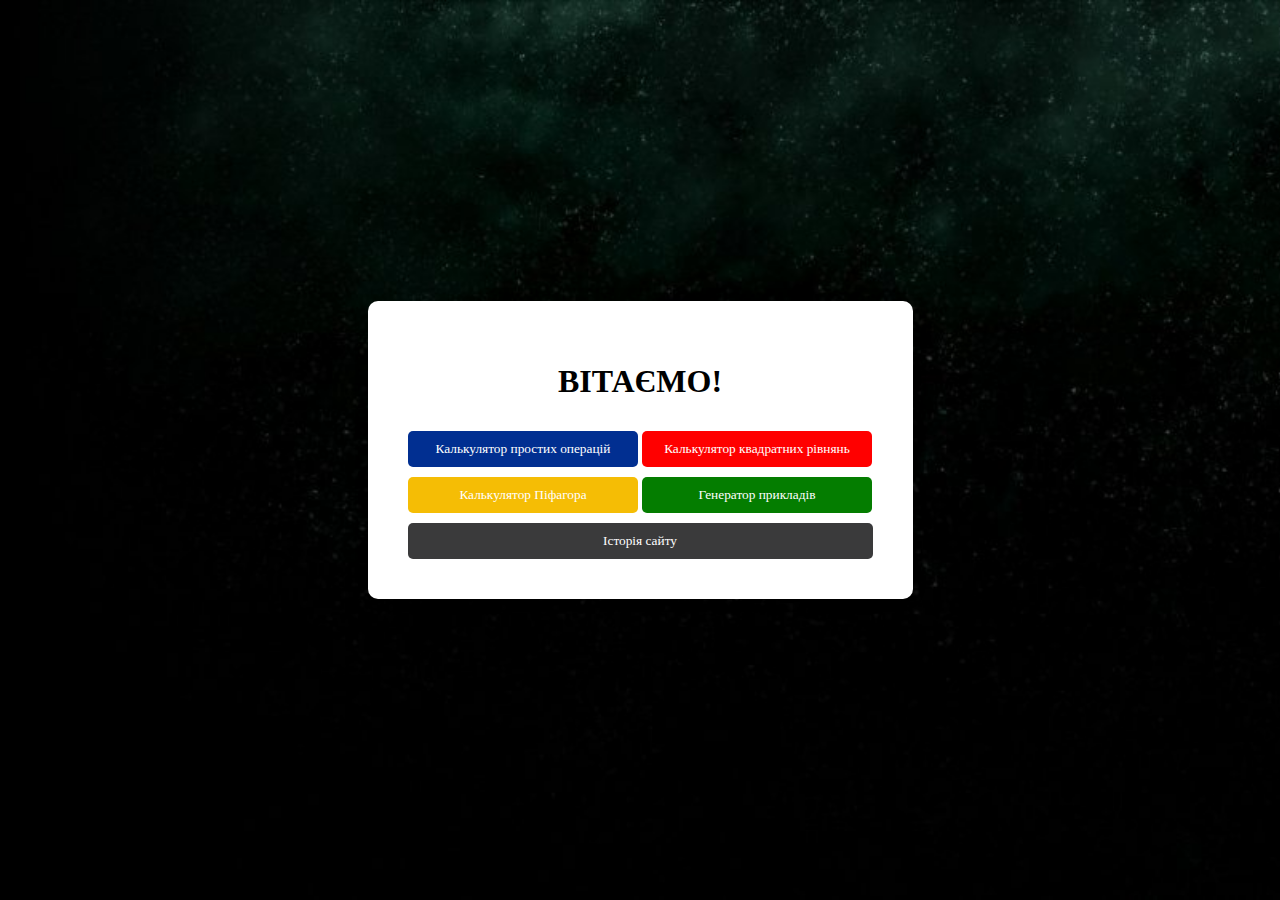
<file: Сайтик Математика/index.html>
<!DOCTYPE html>
<html lang="en">

<head>
  <meta charset="UTF-8">
  <meta name="viewport" content="width=device-width, initial-scale=1.0">
  <link rel="stylesheet" href="style.css">
  <title>Сайтик Математика</title>
</head>

<body>
  <div class="container">
    <h1><font color="black">ВІТАЄМО!</font></h1>
    <button class="button_1" onclick="window.location.href='./Калькулятор простих операцій/index.html' "style="font-family: URW Chancery L, cursive; width: 230px">Калькулятор простих операцій</button>
    <button class="button_2" onclick="window.location.href='./Калькулятор квадратних рівнянь/index.html' "style="font-family: URW Chancery L, cursive; width: 230px">Калькулятор квадратних рівнянь</button>
    <br>
    <button class="button_3" onclick="window.location.href='./Калькулятор Піфагора/index.html' "style="font-family: URW Chancery L, cursive; width: 230px">Калькулятор Піфагора</button>
    <button class="button_4" onclick="window.location.href='./Генератор прикладів/index.html' "style="font-family: URW Chancery L, cursive; width: 230px">Генератор прикладів</button>
    <br>
    <button class="button_5" onclick="window.location.href='./Історія сайту/index.html' "style="font-family: URW Chancery L, cursive; width: 465px">Історія сайту</button>
  </div>
</body>

</html>
</file>
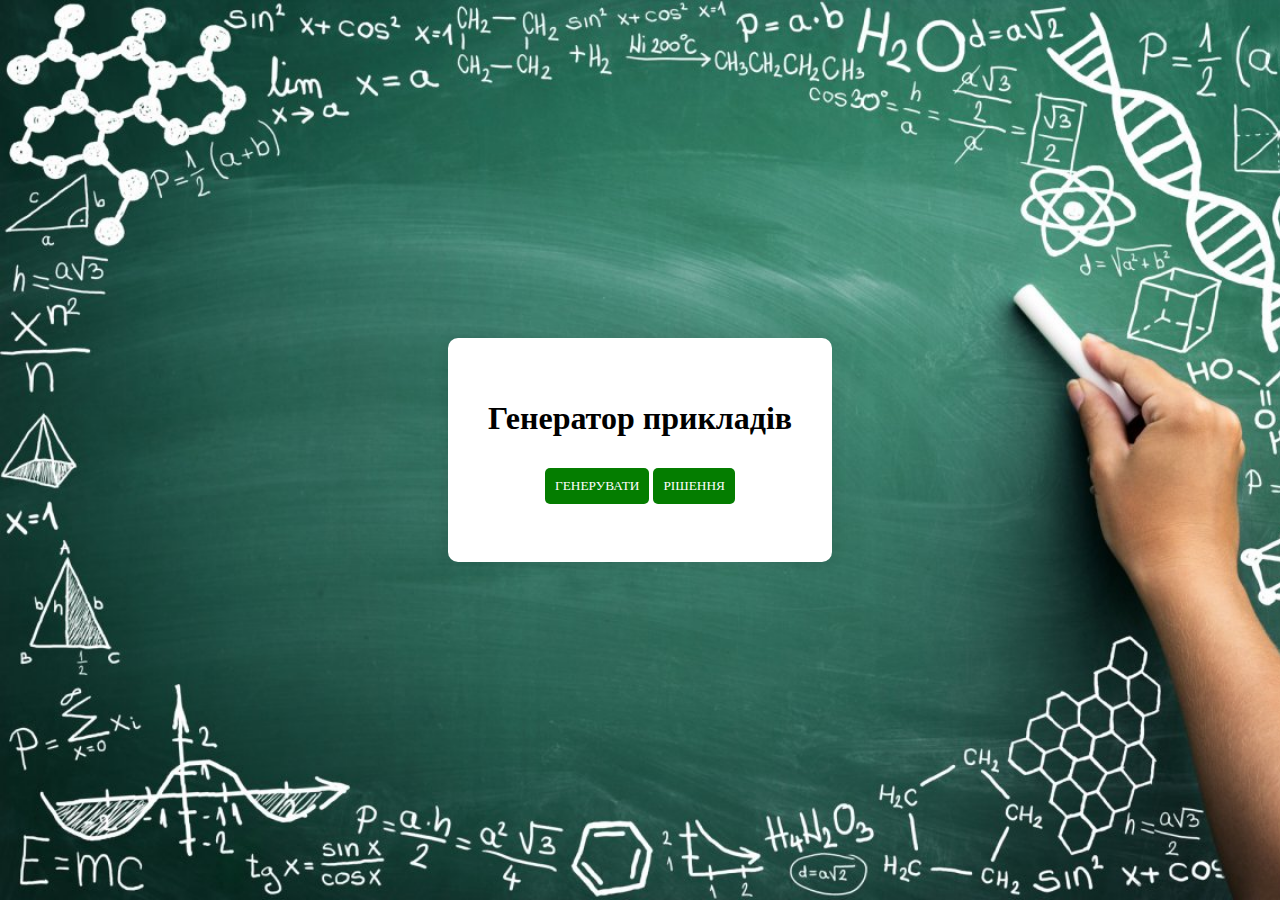
<file: Сайтик Математика/Генератор прикладів/index.html>
<!DOCTYPE html>
<html lang="en">
	<head>
		<meta charset="UTF-8" />
		<meta name="viewport" content="width=device-width, initial-scale=1.0" />
		<link rel="stylesheet" href="style.css" />
		<title>Генератор прикладів</title>
	</head>

	<body>
		<div class="container">
			<h1>Генератор прикладів</h1>
			<button onclick="generate()" style="font-family: URW Chancery L, cursive">
				ГЕНЕРУВАТИ
			</button>
			<button onclick="solution()" style="font-family: URW Chancery L, cursive">
				РІШЕННЯ
			</button>
			<br /><br />
			<div id="problem"></div>
			<div id="result"></div>
		</div>
	</body>

	<script src="main.js"></script>
	<script src="../back.js"></script>
</html>
</file>
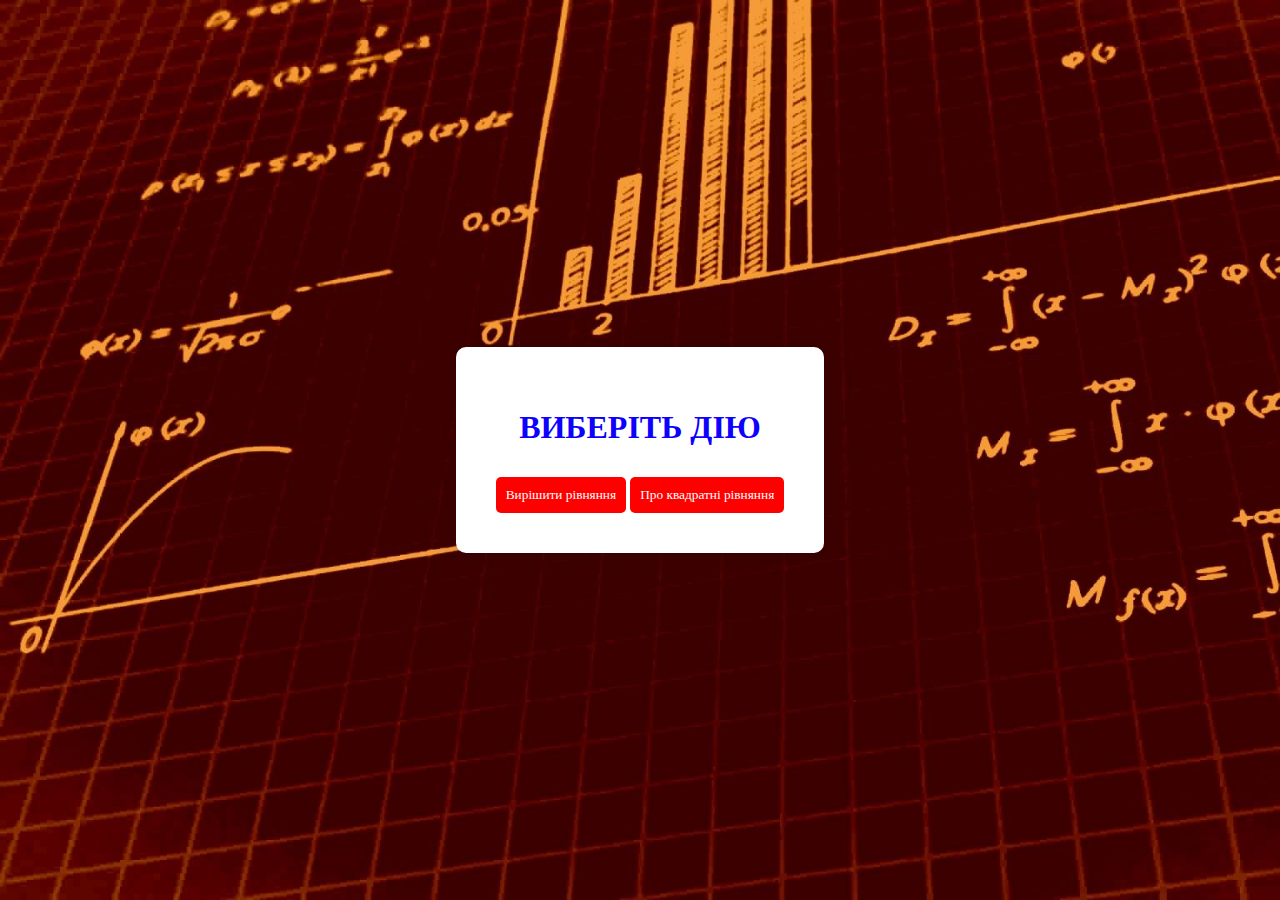
<file: Сайтик Математика/Калькулятор квадратних рівнянь/index.html>
<!DOCTYPE html>
<html lang="en">

<head>
  <meta charset="UTF-8">
  <meta name="viewport" content="width=device-width, initial-scale=1.0">
  <link rel="stylesheet" href="style.css">
  <title>Калькулятор квадратних рівнянь</title>
</head>

<body>
  <div class="container">
    <h1><font color="#0d00ff">ВИБЕРІТЬ ДІЮ</font></h1>
    <button onclick="window.location.href='equation.html'"style="font-family: URW Chancery L, cursive">Вирішити рівняння</button>
    <button onclick="window.location.href='info.html' "style="font-family: URW Chancery L, cursive;">Про квадратні рівняння</button>
  </div>
</body>

<script src="../back.js"></script>

</html>
</file>
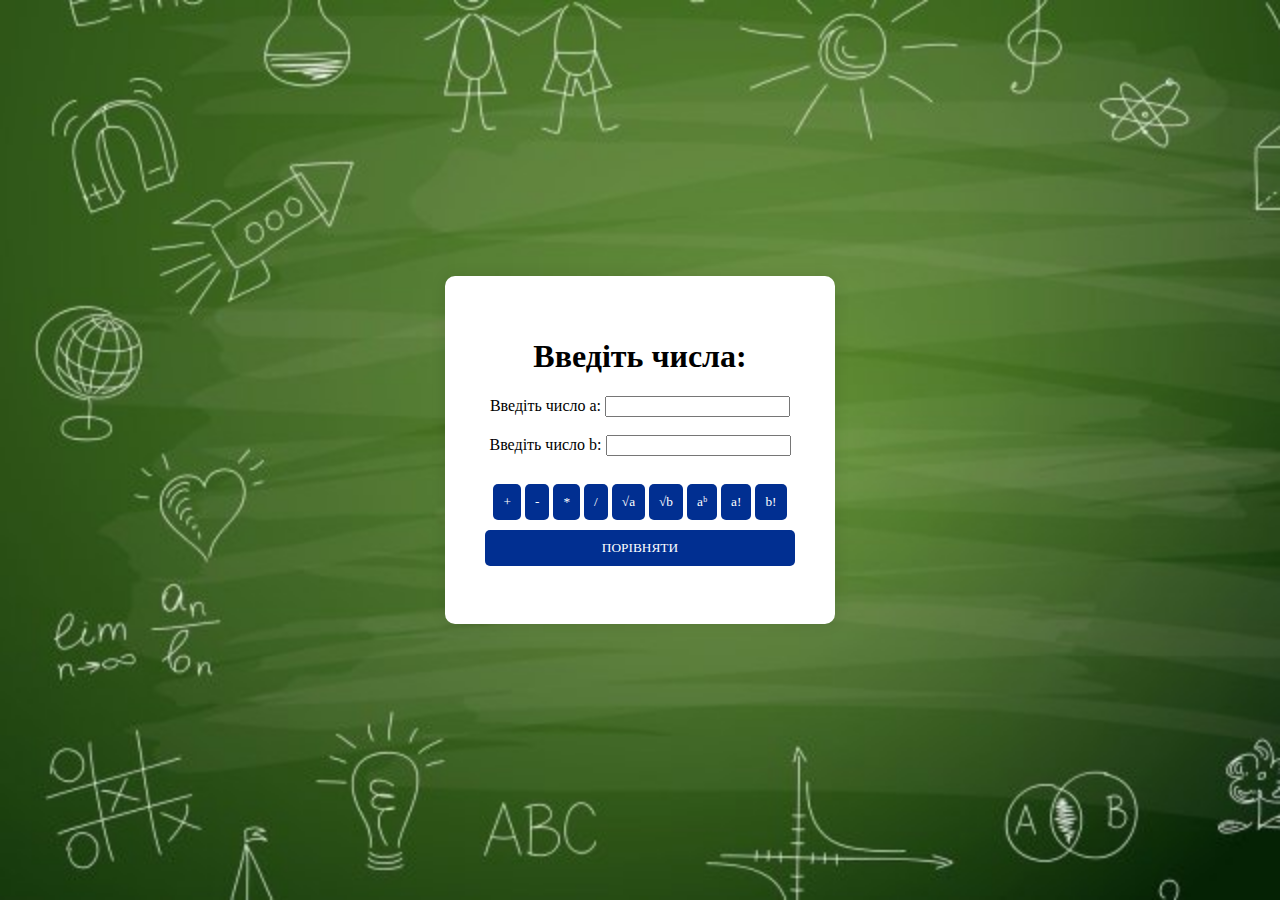
<file: Сайтик Математика/Калькулятор простих операцій/index.html>
<!DOCTYPE html>
<html lang="en">

<head>
  <meta charset="UTF-8">
  <meta name="viewport" content="width=device-width, initial-scale=1.0">
  <link rel="stylesheet" href="style.css">
  <title>Калькулятор простих операцій</title>
</head>

<body>
  <div class="container">
    <h1>Введіть числа:</h1>
      <label for="a">Введіть число а:</label>
      <input type="text" id="a">
      <br><br>
      <label for="b">Введіть число b:</label>
      <input type="text" id="b">
      <br><br>
      <button type="button" onclick="calculate_plus()" style="font-family: URW Chancery L, cursive">+</button>
      <button type="button" onclick="calculate_minus()" style="font-family: URW Chancery L, cursive">-</button>
      <button type="button" onclick="calculate_multiplication()" style="font-family: URW Chancery L, cursive">*</button>
      <button type="button" onclick="calculate_division()" style="font-family: URW Chancery L, cursive">/</button>
      <button type="button" onclick="calculate_root_a()" style="font-family: URW Chancery L, cursive">√a</button>
      <button type="button" onclick="calculate_root_b()" style="font-family: URW Chancery L, cursive">√b</button>
      <button type="button" onclick="calculate_degree()" style="font-family: URW Chancery L, cursive">aᵇ</button>
      <button type="button" onclick="calculate_factorial_a()" style="font-family: URW Chancery L, cursive">a!</button>
      <button type="button" onclick="calculate_factorial_b()" style="font-family: URW Chancery L, cursive">b!</button>
      <br>
      <button type="button" onclick="compare()" style="font-family: URW Chancery L, cursive; width: 310px">ПОРІВНЯТИ</button>
      <br><br>
    <div id="result"></div>
  </div>
</body>

<script src="main.js"></script>
<script src="../back.js"></script>

</html>
</file>
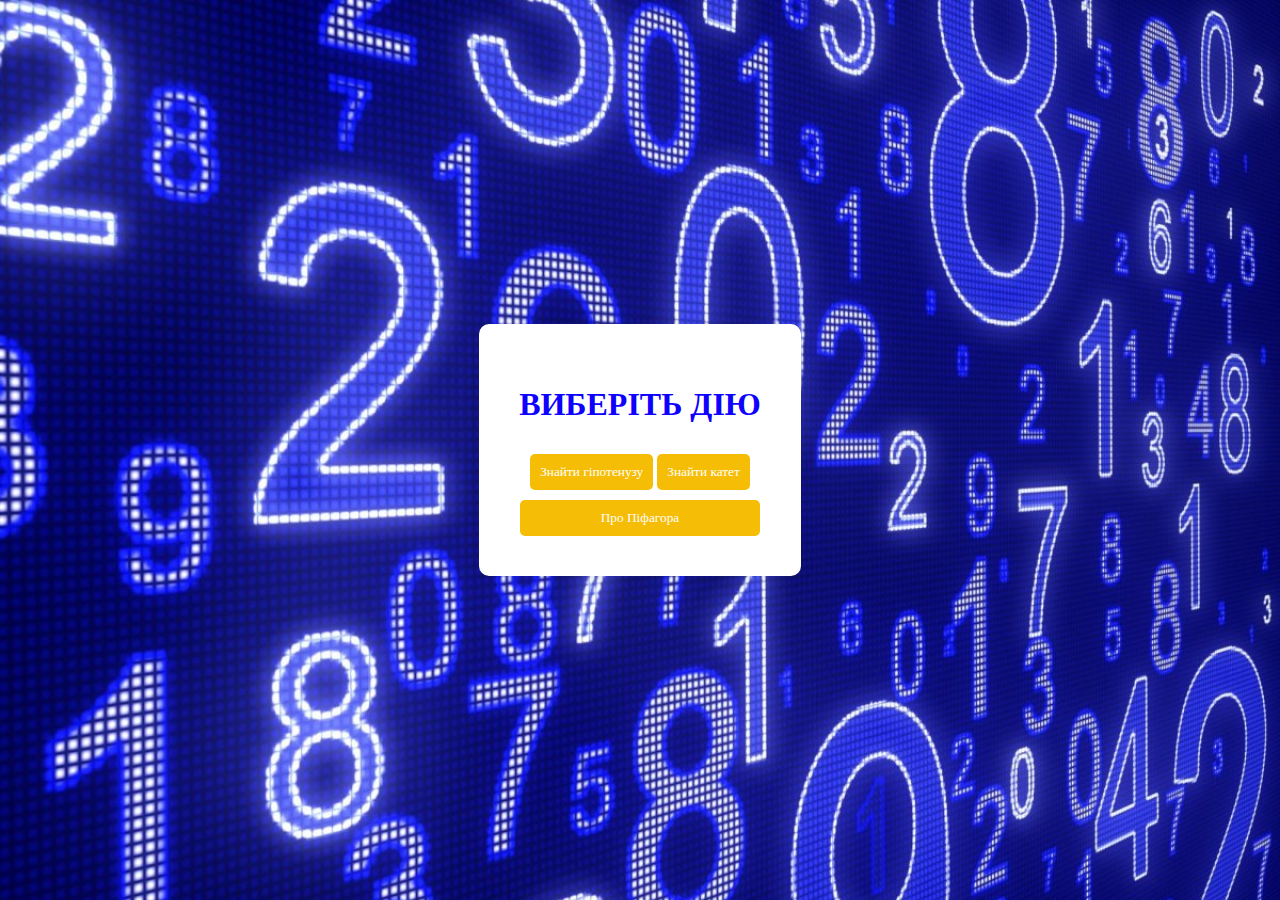
<file: Сайтик Математика/Калькулятор Піфагора/index.html>
<!DOCTYPE html>
<html lang="en">

<head>
  <meta charset="UTF-8">
  <meta name="viewport" content="width=device-width, initial-scale=1.0">
  <link rel="stylesheet" href="style.css">
  <title>Калькулятор Піфагора</title>
</head>

<body>
  <div class="container">
    <h1><font color="#0d00ff">ВИБЕРІТЬ ДІЮ</font></h1>
    <button onclick="window.location.href='hypotenuse.html'"style="font-family: URW Chancery L, cursive">Знайти гіпотенузу</button>
    <button onclick="window.location.href='cathetus.html' "style="font-family: URW Chancery L, cursive">Знайти катет</button>
    <br>
    <button onclick="window.location.href='info.html' "style="font-family: URW Chancery L, cursive; width: 240px">Про Піфагора</button>
  </div>
</body>

<script src="../back.js"></script>

</html>
</file>
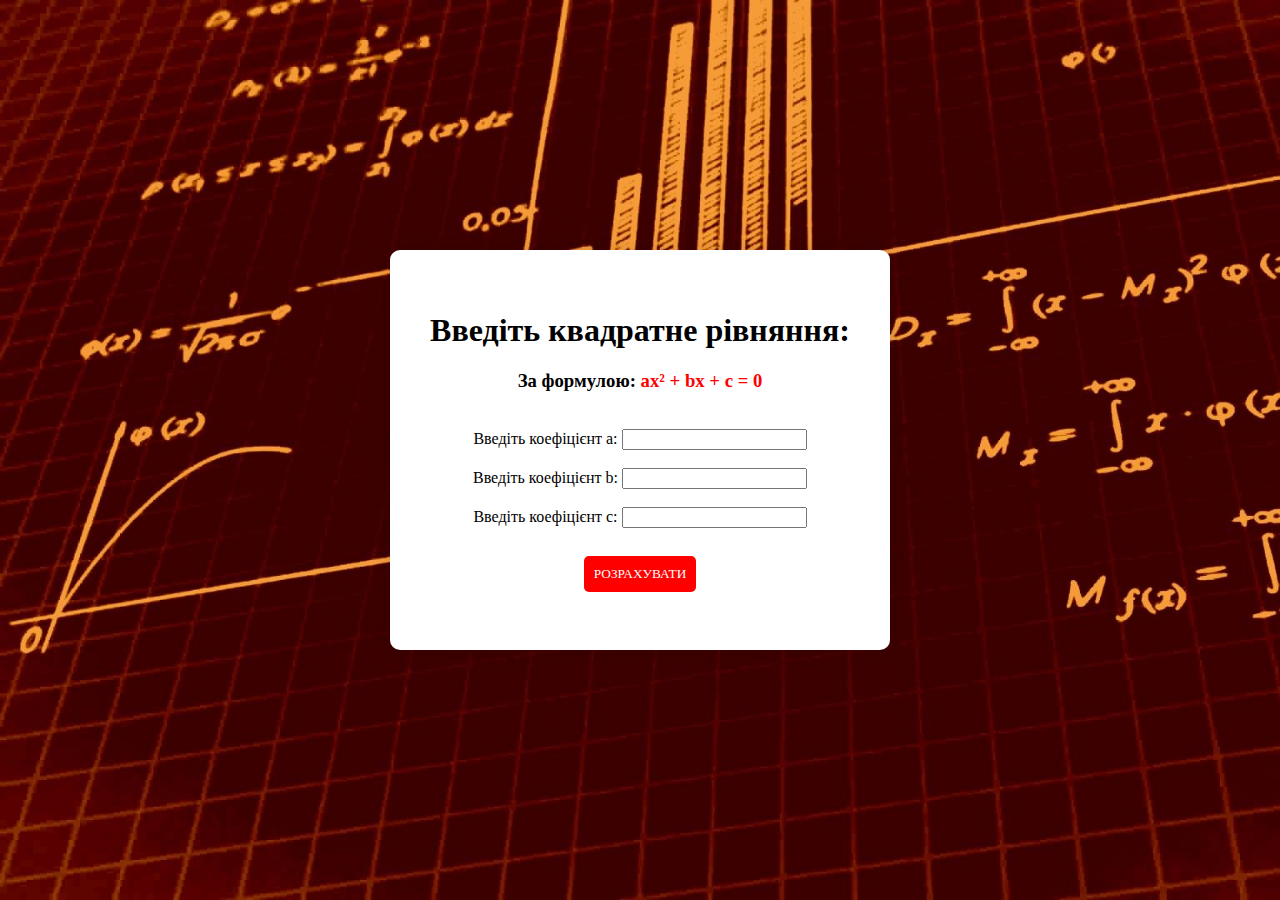
<file: Сайтик Математика/Калькулятор квадратних рівнянь/equation.html>
<!DOCTYPE html>
<html lang="en">

<head>
    <meta charset="UTF-8">
    <meta name="viewport" content="width=device-width, initial-scale=1.0">
    <link rel="stylesheet" href="style.css">
    <title>Квадратне рівняння</title>
</head>

<body>
    <div class="container">
        <h1>Введіть квадратне рівняння:</h1>
        <h3>За формулою: <font color="#ff0000">ax² + bx + c = 0</font></h3>
        <br>
        <label for="a">Введіть коефіцієнт а:</label>
        <input type="text" id="a">
        <br><br>
        <label for="b">Введіть коефіцієнт b:</label>
        <input type="text" id="b">
        <br><br>
        <label for="c">Введіть коефіцієнт c:</label>
        <input type="text" id="c">
        <br><br>
        <button type="button" onclick="calculate_equations()" style="font-family: URW Chancery L, cursive">РОЗРАХУВАТИ</button>
        <br><br>
        <div id="result"></div>
    </div>
</body>

<script src="main.js"></script>
<script src="../back.js"></script>

</html>
</file>
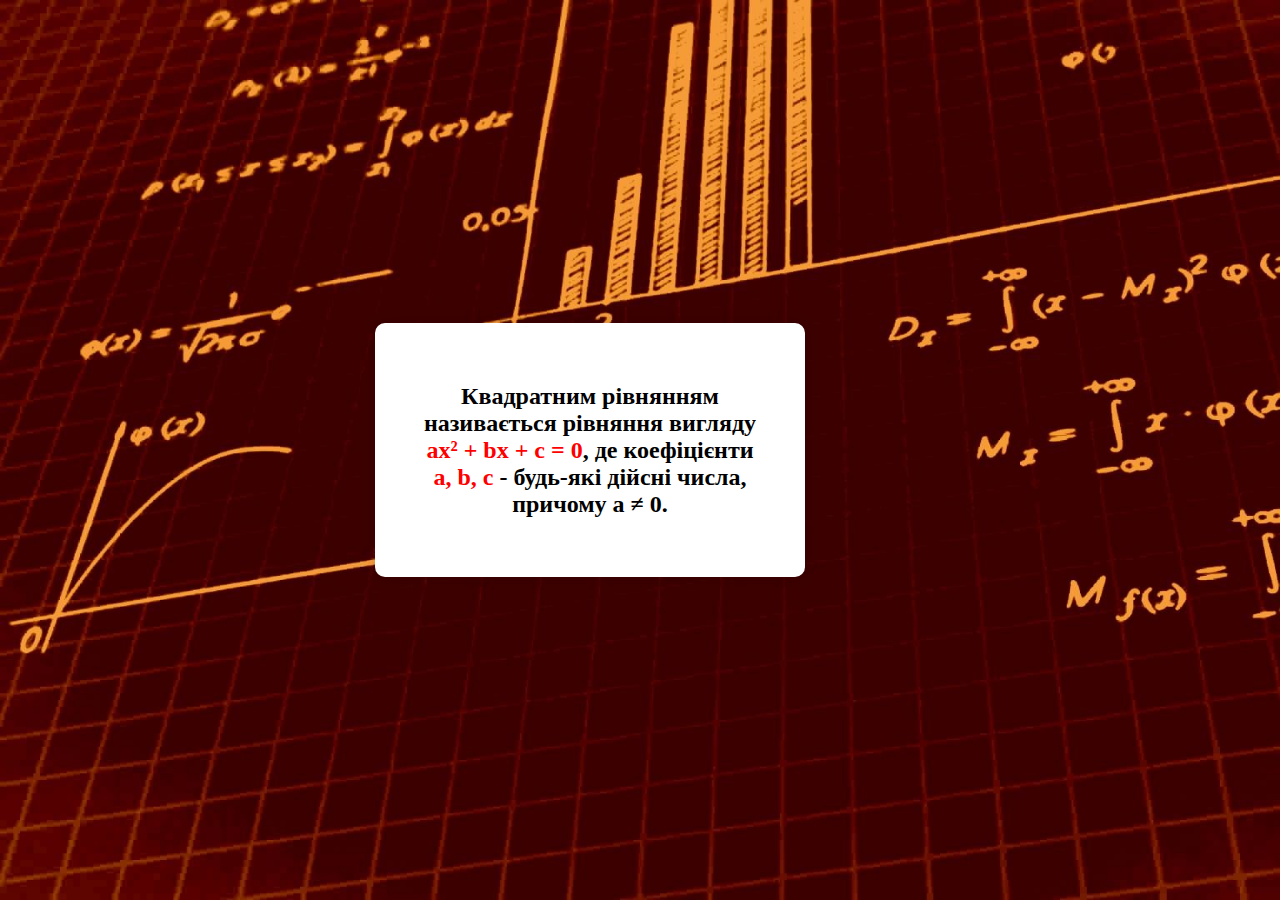
<file: Сайтик Математика/Калькулятор квадратних рівнянь/info.html>
<!DOCTYPE html>
<html lang="en">

<head>
    <meta charset="UTF-8">
    <meta name="viewport" content="width=device-width, initial-scale=1.0">
    <link rel="stylesheet" href="info.css">
    <title>Про Піфагора</title>
</head>

<body>
    <div class="container">
        <div class="info"><h2>Квадратним рівнянням називається рівняння вигляду <font color="#ff0000">ax² + bx + c = 0</font>, де коефіцієнти <font color="#ff0000">a, b, c</font> - будь-які дійсні числа, причому a ≠ 0.</h2></div>
    </div>
</body>

<script src="../back.js"></script>

</html>
</file>
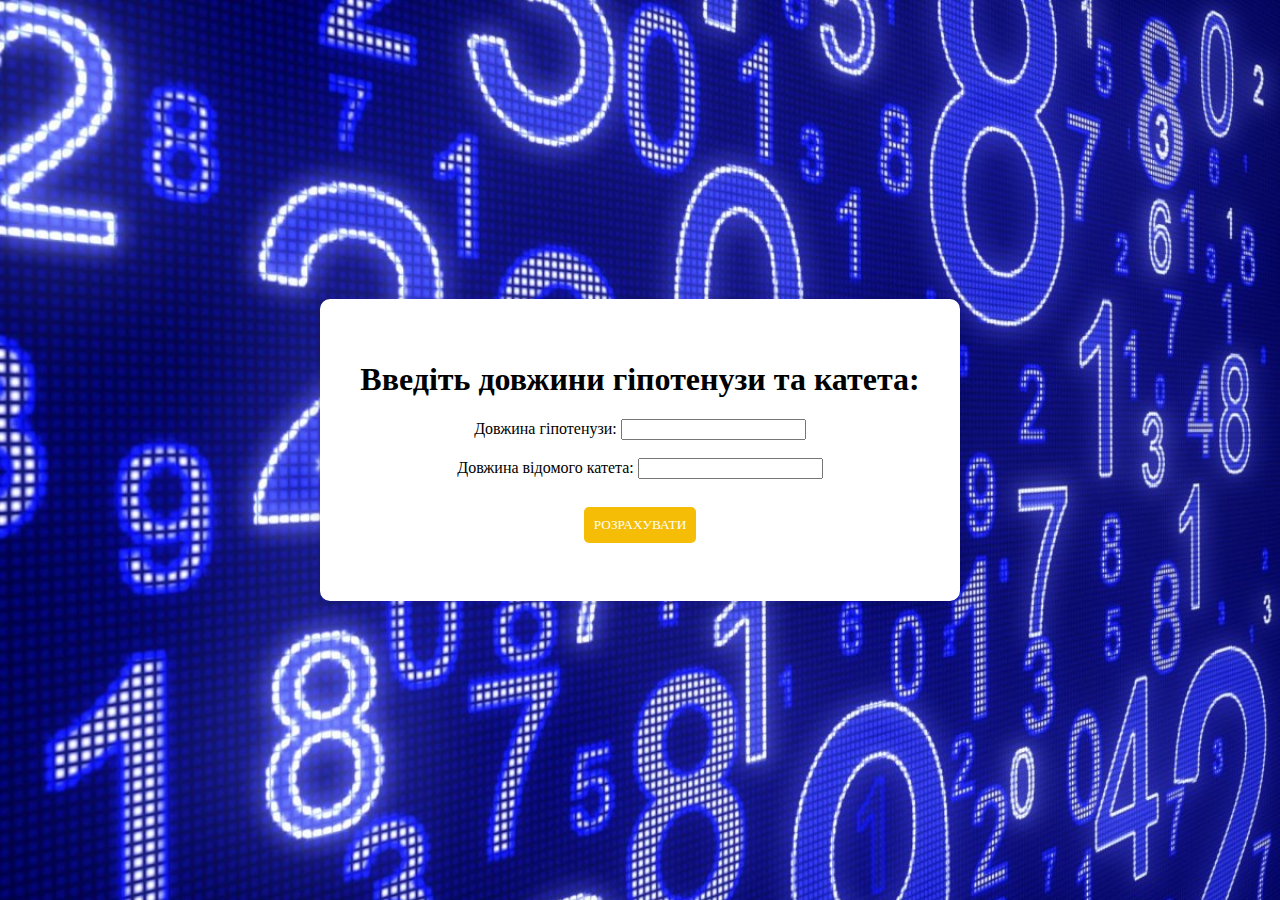
<file: Сайтик Математика/Калькулятор Піфагора/cathetus.html>
<!DOCTYPE html>
<html lang="en">

<head>
    <meta charset="UTF-8">
    <meta name="viewport" content="width=device-width, initial-scale=1.0">
    <link rel="stylesheet" href="style.css">
    <title>Розрахунок катета</title>
</head>

<body>
    <div class="container">
        <h1>Введіть довжини гіпотенузи та катета:</h1>
        <label for="hypotenuse">Довжина гіпотенузи:</label>
        <input type="text" id="hypotenuse">
        <br><br>
        <label for="catet">Довжина відомого катета:</label>
        <input type="text" id="catet">
        <br><br>
        <button type="button" onclick="calculate_cathetus()" style="font-family: URW Chancery L, cursive">РОЗРАХУВАТИ</button>
        <br><br>
        <div id="result"></div>
    </div>
</body>

<script src="calculate_cathetus.js"></script>
<script src="../back.js"></script>

</html>
</file>
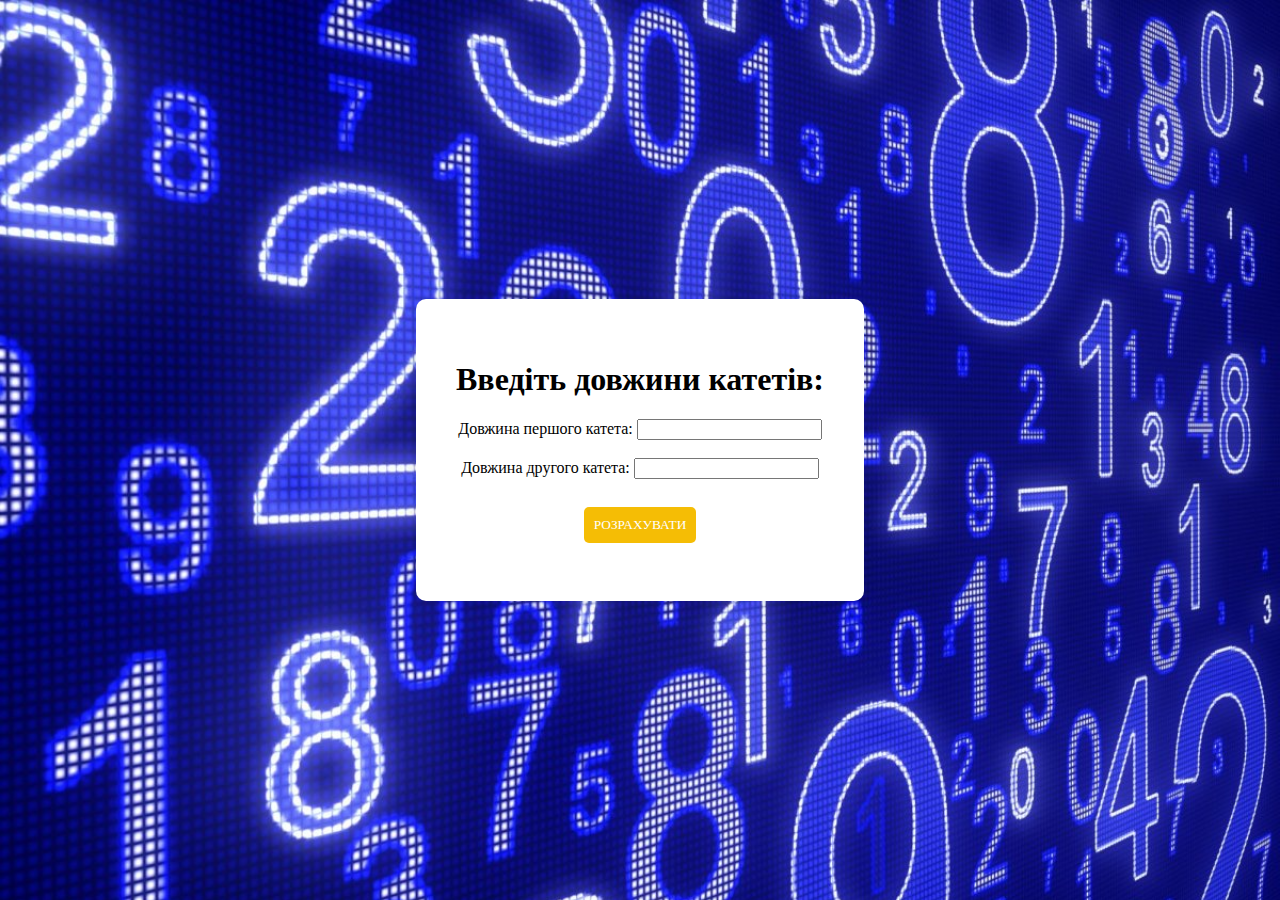
<file: Сайтик Математика/Калькулятор Піфагора/hypotenuse.html>
<!DOCTYPE html>
<html lang="en">

<head>
    <meta charset="UTF-8">
    <meta name="viewport" content="width=device-width, initial-scale=1.0">
    <link rel="stylesheet" href="style.css">
    <title>Розрахунок гіпотенузи</title>
</head>

<body>
    <div class="container">
        <h1>Введіть довжини катетів:</h1>
        <label for="catet_1">Довжина першого катета:</label>
        <input type="text" id="catet_1">
        <br><br>
        <label for="catet_2">Довжина другого катета:</label>
        <input type="text" id="catet_2">
        <br><br>
        <button type="button" onclick="calculate_hypotenuse()" style="font-family: URW Chancery L, cursive">РОЗРАХУВАТИ</button>
        <br><br>
        <div id="result"></div>
    </div>
</body>

<script src="calculate_hypotenuse.js"></script>
<script src="../back.js"></script>

</html>
</file>
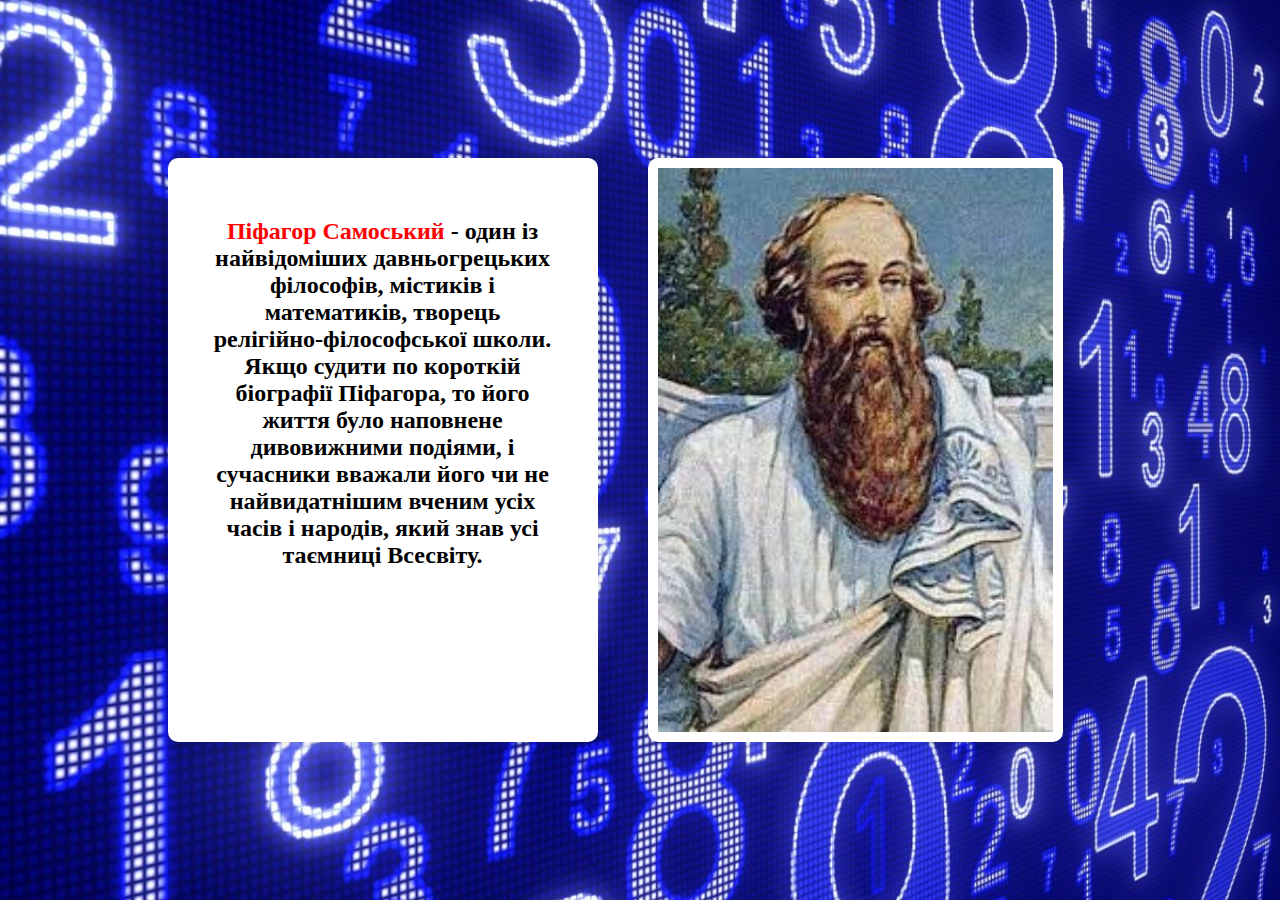
<file: Сайтик Математика/Калькулятор Піфагора/info.html>
<!DOCTYPE html>
<html lang="en">

<head>
    <meta charset="UTF-8">
    <meta name="viewport" content="width=device-width, initial-scale=1.0">
    <link rel="stylesheet" href="info.css">
    <title>Про Піфагора</title>
</head>

<body>
    <div class="container">
        <div class="bio"><h2><font color="#ff0000">Піфагор Самоський</font> - один із найвідоміших давньогрецьких філософів, містиків і математиків, творець релігійно-філософської школи. Якщо судити по короткій біографії Піфагора, то його життя було наповнене дивовижними подіями, і сучасники вважали його чи не найвидатнішим вченим усіх часів і народів, який знав усі таємниці Всесвіту.</h2></div>
        <img class="img" src="pythagoras.jpeg">
    </div>
</body>

<script src="../back.js"></script>

</html>
</file>
<file: Сайтик Математика/style.css>
body {
   font-family: URW Chancery L, cursive;
   background-image: url(background.jpg);
   background-size: cover;
   margin: 0;
   padding: 0;
   display: flex;
   align-items: center;
   justify-content: center;
   height: 100vh;
}
 
.container {
   text-align: center;
   background-color: #fff;
   padding: 40px;
   border-radius: 10px;
   box-shadow: 0 0 15px rgba(0, 0, 0, 0.1);
}

.button_1 {
   background-color: #012f91;
}

.button_1:hover {
   background-color: #001542;
}

.button_2 {
   background-color: #ff0000;
}

.button_2:hover {
   background-color: #8c0101;
}

.button_3 {
   background-color: #f5bd05;
}

.button_3:hover {
   background-color: #826401;
}

.button_4 {
   background-color: #047d00;
}

.button_4:hover {
   background-color: #033b01;
}

.button_5 {
   background-color: #3a3a3b;
}

.button_5:hover {
   background-color: #000003;
}

.button_1, .button_2, .button_3, .button_4, .button_5 {
   padding: 10px;
   margin-top: 10px;
   cursor: pointer;
   color: #fff;
   border: none;
   border-radius: 5px;
}
</file>
<file: Сайтик Математика/Генератор прикладів/style.css>
body {
   font-family: URW Chancery L, cursive;
   background-image: url(background.jpg);
   background-size: cover;
   margin: 0;
   padding: 0;
   display: flex;
   align-items: center;
   justify-content: center;
   height: 100vh;
}
 
.container {
   text-align: center;
   background-color: #fff;
   padding: 40px;
   border-radius: 10px;
   box-shadow: 0 0 15px rgba(0, 0, 0, 0.1);
}

button {
   padding: 10px;
   margin-top: 10px;
   cursor: pointer;
   background-color: #047d00;
   color: #fff;
   border: none;
   border-radius: 5px;
}
 
button:hover {
   background-color: #033b01;
}
</file>
<file: Сайтик Математика/Калькулятор квадратних рівнянь/style.css>
body {
   font-family: URW Chancery L, cursive;
   background-image: url(background.jpg);
   background-size: cover;
   margin: 0;
   padding: 0;
   display: flex;
   align-items: center;
   justify-content: center;
   height: 100vh;
}
 
.container {
   text-align: center;
   background-color: #fff;
   padding: 40px;
   border-radius: 10px;
   box-shadow: 0 0 15px rgba(0, 0, 0, 0.1);
}

button {
   padding: 10px;
   margin-top: 10px;
   cursor: pointer;
   background-color: #ff0000;
   color: #fff;
   border: none;
   border-radius: 5px;
}
 
button:hover {
   background-color: #8c0101;
}
</file>
<file: Сайтик Математика/Калькулятор простих операцій/style.css>
body {
   font-family: URW Chancery L, cursive;
   background-image: url(background.jpg);
   background-size: cover;
   margin: 0;
   padding: 0;
   display: flex;
   align-items: center;
   justify-content: center;
   height: 100vh;
}
 
.container {
   text-align: center;
   background-color: #fff;
   padding: 40px;
   border-radius: 10px;
   box-shadow: 0 0 15px rgba(0, 0, 0, 0.1);
}

button {
   padding: 10px;
   margin-top: 10px;
   cursor: pointer;
   background-color: #012f91;
   color: #fff;
   border: none;
   border-radius: 5px;
}
 
button:hover {
   background-color: #001542;
}
</file>
<file: Сайтик Математика/Калькулятор Піфагора/style.css>
body {
   font-family: URW Chancery L, cursive;
   background-image: url(background.jpg);
   background-size: cover;
   margin: 0;
   padding: 0;
   display: flex;
   align-items: center;
   justify-content: center;
   height: 100vh;
}
 
.container {
   text-align: center;
   background-color: #fff;
   padding: 40px;
   border-radius: 10px;
   box-shadow: 0 0 15px rgba(0, 0, 0, 0.1);
}

button {
   padding: 10px;
   margin-top: 10px;
   cursor: pointer;
   background-color: #f5bd05;
   color: #fff;
   border: none;
   border-radius: 5px;
}
 
button:hover {
   background-color: #826401;
}
</file>
<file: Сайтик Математика/Калькулятор квадратних рівнянь/info.css>
body {
   font-family: URW Chancery L, cursive;
   background-image: url(background.jpg);
   background-size: cover;
   margin: 0;
   padding: 0;
   display: flex;
   align-items: center;
   justify-content: center;
   height: 100vh;
}

.info {
   padding: 40px;
   right: 50px;
   width: 350px;
   border-radius: 10px;
   box-shadow: 0 0 15px rgba(0, 0, 0, 0.1);
   flex-grow: 1;
   position: relative;
   text-align: center;
   background-color: #fff;
}

.container {
   display: flex;
}
</file>
<file: Сайтик Математика/Калькулятор Піфагора/info.css>
body {
   font-family: URW Chancery L, cursive;
   background-image: url(background.jpg);
   background-size: cover;
   margin: 0;
   padding: 0;
   display: flex;
   align-items: center;
   justify-content: center;
   height: 100vh;
}

.bio {
   padding: 40px;
   right: 50px;
   width: 350px;
}

.img {
   padding: 10px;
   width: 395px;
}

.container {
   display: flex;
}

.bio, .img {
   border-radius: 10px;
   box-shadow: 0 0 15px rgba(0, 0, 0, 0.1);
   flex-grow: 1;
   position: relative;
   text-align: center;
   background-color: #fff;
}
</file>
